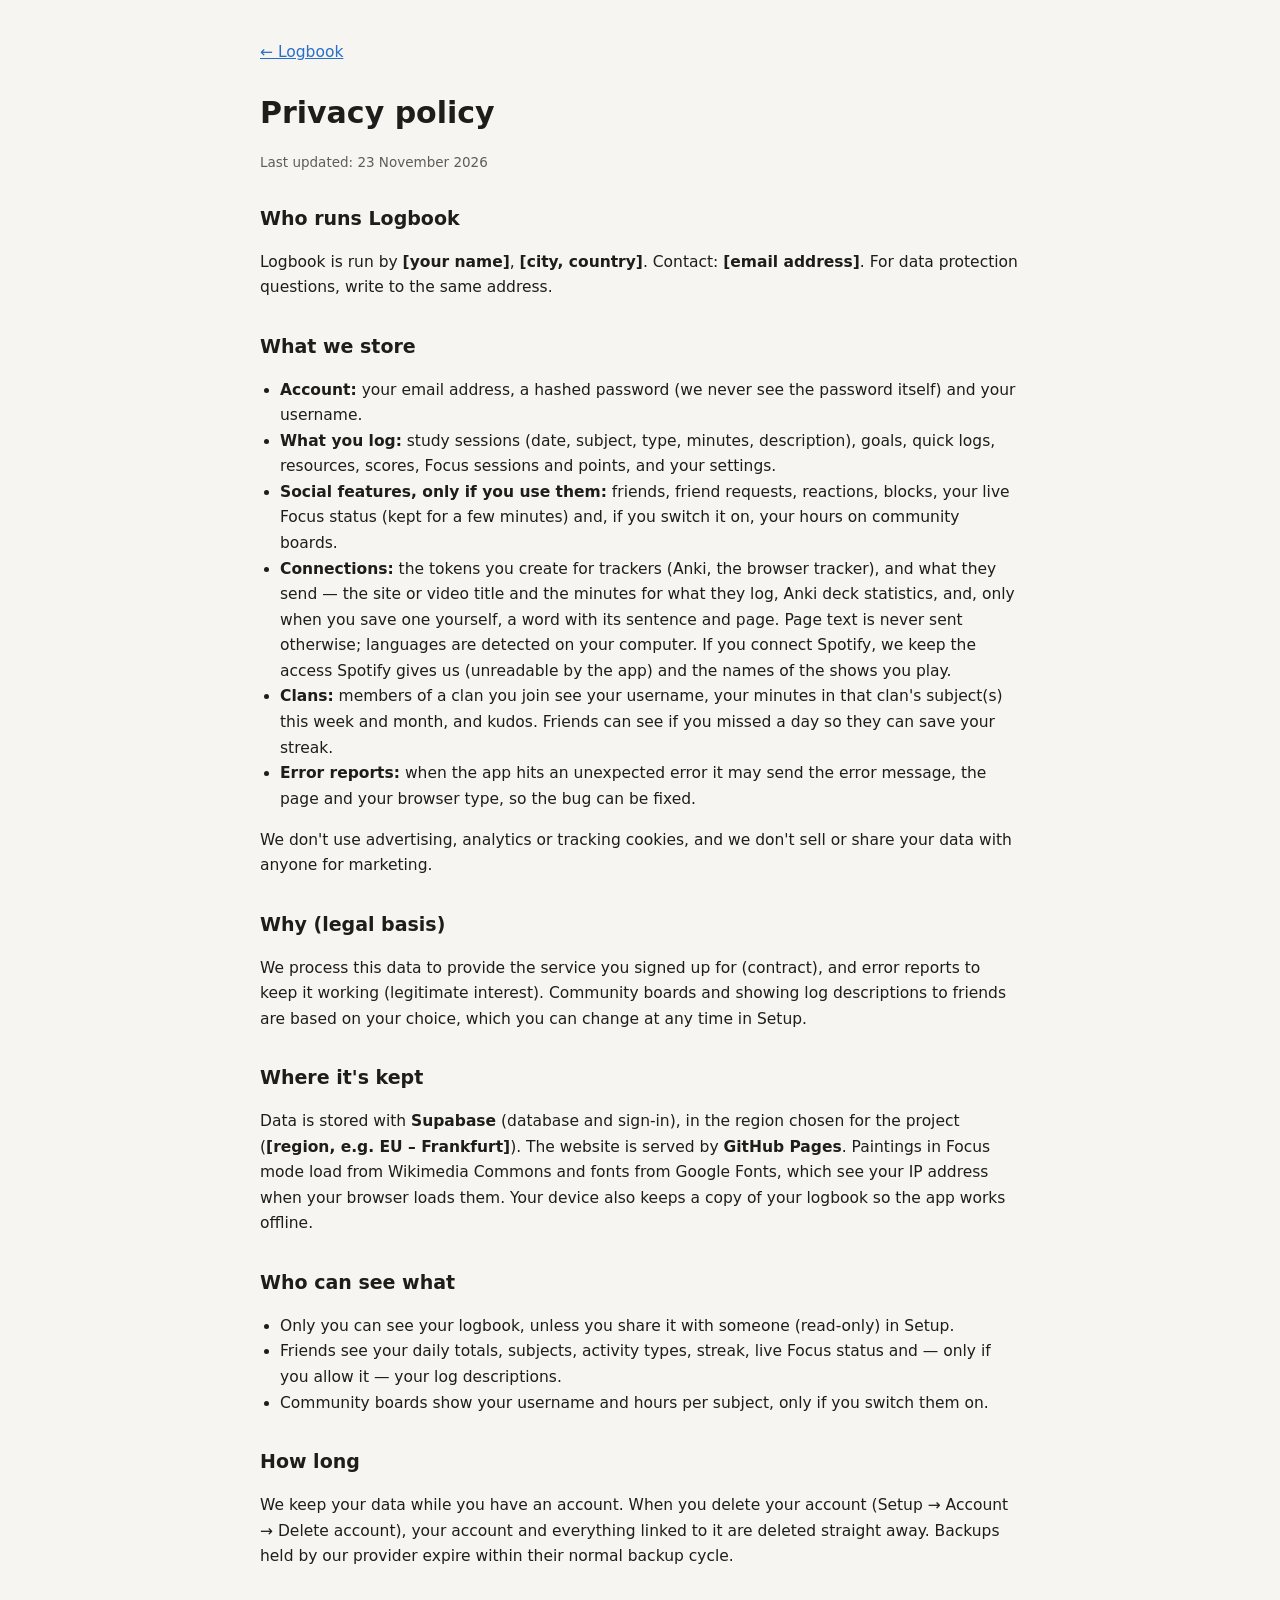
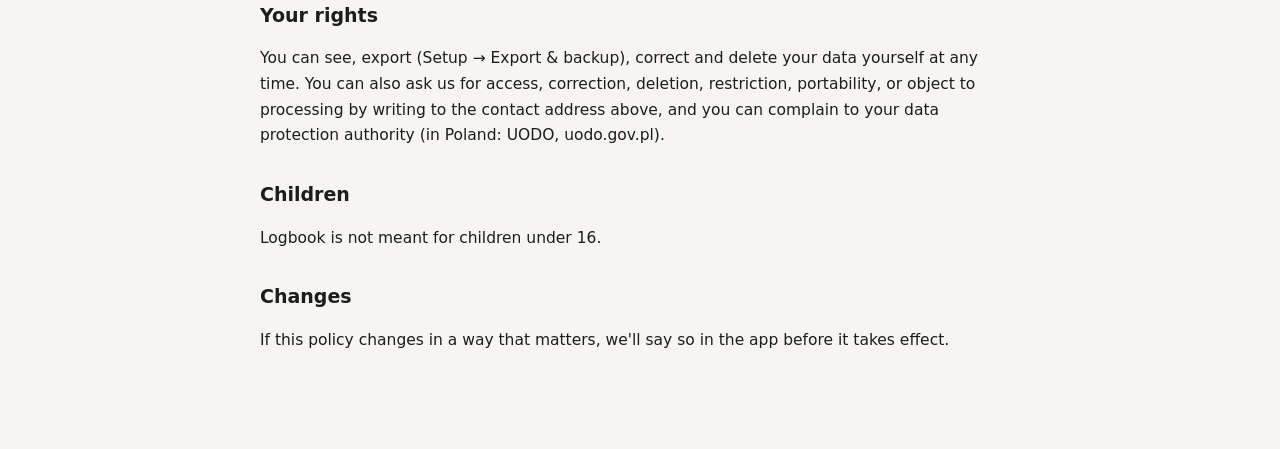
<file: privacy.html>
<!DOCTYPE html>
<!-- DRAFT — review before launch: fill in the operator name, address and contact email (also CONFIG.contactEmail),
     and have it checked by someone who knows EU data-protection law. -->
<html lang="en"><head><meta charset="utf-8"><meta name="viewport" content="width=device-width, initial-scale=1">
<title>Privacy — Logbook</title><link rel="stylesheet" href="legal.css"></head>
<body><main><a class="back" href="./">← Logbook</a>
<h1>Privacy policy</h1><p class="muted">Last updated: 23 November 2026</p>

<h2>Who runs Logbook</h2>
<p>Logbook is run by <b>[your name]</b>, <b>[city, country]</b>. Contact: <b>[email address]</b>. For data protection questions, write to the same address.</p>

<h2>What we store</h2>
<ul>
<li><b>Account:</b> your email address, a hashed password (we never see the password itself) and your username.</li>
<li><b>What you log:</b> study sessions (date, subject, type, minutes, description), goals, quick logs, resources, scores, Focus sessions and points, and your settings.</li>
<li><b>Social features, only if you use them:</b> friends, friend requests, reactions, blocks, your live Focus status (kept for a few minutes) and, if you switch it on, your hours on community boards.</li>
<li><b>Connections:</b> the tokens you create for trackers (Anki, the browser tracker), and what they send — the site or video title and the minutes for what they log, Anki deck statistics, and, only when you save one yourself, a word with its sentence and page. Page text is never sent otherwise; languages are detected on your computer. If you connect Spotify, we keep the access Spotify gives us (unreadable by the app) and the names of the shows you play.</li>
<li><b>Clans:</b> members of a clan you join see your username, your minutes in that clan's subject(s) this week and month, and kudos. Friends can see if you missed a day so they can save your streak.</li>
<li><b>Error reports:</b> when the app hits an unexpected error it may send the error message, the page and your browser type, so the bug can be fixed.</li>
</ul>
<p>We don't use advertising, analytics or tracking cookies, and we don't sell or share your data with anyone for marketing.</p>

<h2>Why (legal basis)</h2>
<p>We process this data to provide the service you signed up for (contract), and error reports to keep it working (legitimate interest). Community boards and showing log descriptions to friends are based on your choice, which you can change at any time in Setup.</p>

<h2>Where it's kept</h2>
<p>Data is stored with <b>Supabase</b> (database and sign-in), in the region chosen for the project (<b>[region, e.g. EU – Frankfurt]</b>). The website is served by <b>GitHub Pages</b>. Paintings in Focus mode load from Wikimedia Commons and fonts from Google Fonts, which see your IP address when your browser loads them. Your device also keeps a copy of your logbook so the app works offline.</p>

<h2>Who can see what</h2>
<ul><li>Only you can see your logbook, unless you share it with someone (read-only) in Setup.</li>
<li>Friends see your daily totals, subjects, activity types, streak, live Focus status and — only if you allow it — your log descriptions.</li>
<li>Community boards show your username and hours per subject, only if you switch them on.</li></ul>

<h2>How long</h2>
<p>We keep your data while you have an account. When you delete your account (Setup → Account → Delete account), your account and everything linked to it are deleted straight away. Backups held by our provider expire within their normal backup cycle.</p>

<h2>Your rights</h2>
<p>You can see, export (Setup → Export &amp; backup), correct and delete your data yourself at any time. You can also ask us for access, correction, deletion, restriction, portability, or object to processing by writing to the contact address above, and you can complain to your data protection authority (in Poland: UODO, uodo.gov.pl).</p>

<h2>Children</h2>
<p>Logbook is not meant for children under 16.</p>

<h2>Changes</h2>
<p>If this policy changes in a way that matters, we'll say so in the app before it takes effect.</p>
</main></body></html>
</file>
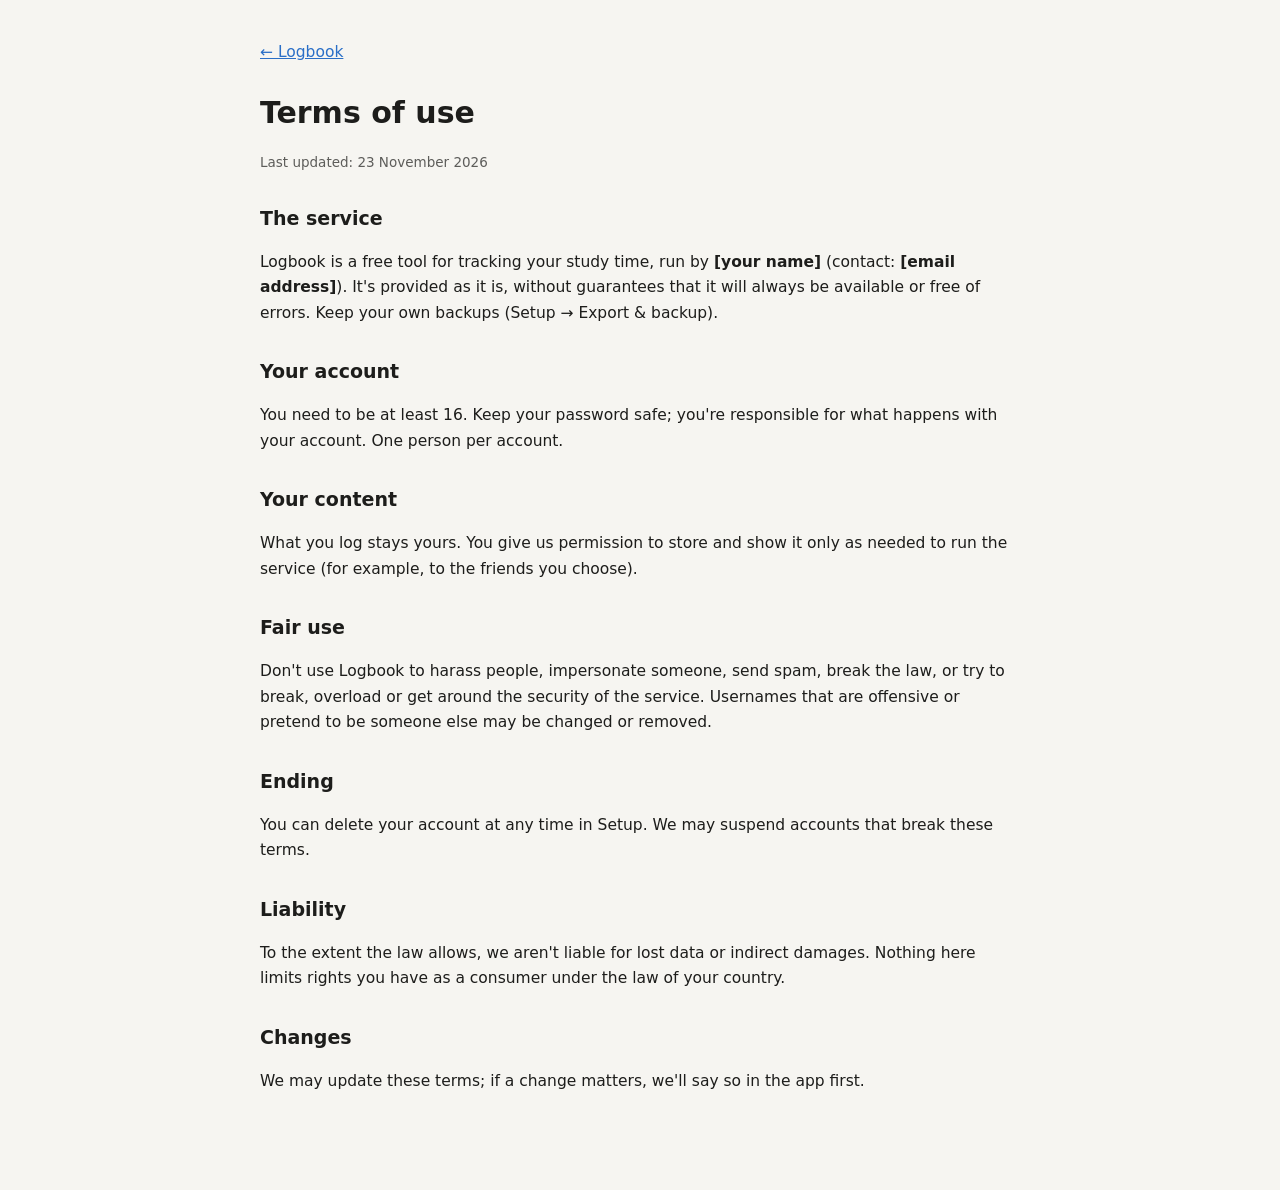
<file: terms.html>
<!DOCTYPE html>
<!-- DRAFT — review before launch: fill in the operator name and contact, and have it checked. -->
<html lang="en"><head><meta charset="utf-8"><meta name="viewport" content="width=device-width, initial-scale=1">
<title>Terms — Logbook</title><link rel="stylesheet" href="legal.css"></head>
<body><main><a class="back" href="./">← Logbook</a>
<h1>Terms of use</h1><p class="muted">Last updated: 23 November 2026</p>
<h2>The service</h2><p>Logbook is a free tool for tracking your study time, run by <b>[your name]</b> (contact: <b>[email address]</b>). It's provided as it is, without guarantees that it will always be available or free of errors. Keep your own backups (Setup → Export &amp; backup).</p>
<h2>Your account</h2><p>You need to be at least 16. Keep your password safe; you're responsible for what happens with your account. One person per account.</p>
<h2>Your content</h2><p>What you log stays yours. You give us permission to store and show it only as needed to run the service (for example, to the friends you choose).</p>
<h2>Fair use</h2><p>Don't use Logbook to harass people, impersonate someone, send spam, break the law, or try to break, overload or get around the security of the service. Usernames that are offensive or pretend to be someone else may be changed or removed.</p>
<h2>Ending</h2><p>You can delete your account at any time in Setup. We may suspend accounts that break these terms.</p>
<h2>Liability</h2><p>To the extent the law allows, we aren't liable for lost data or indirect damages. Nothing here limits rights you have as a consumer under the law of your country.</p>
<h2>Changes</h2><p>We may update these terms; if a change matters, we'll say so in the app first.</p>
</main></body></html>
</file>
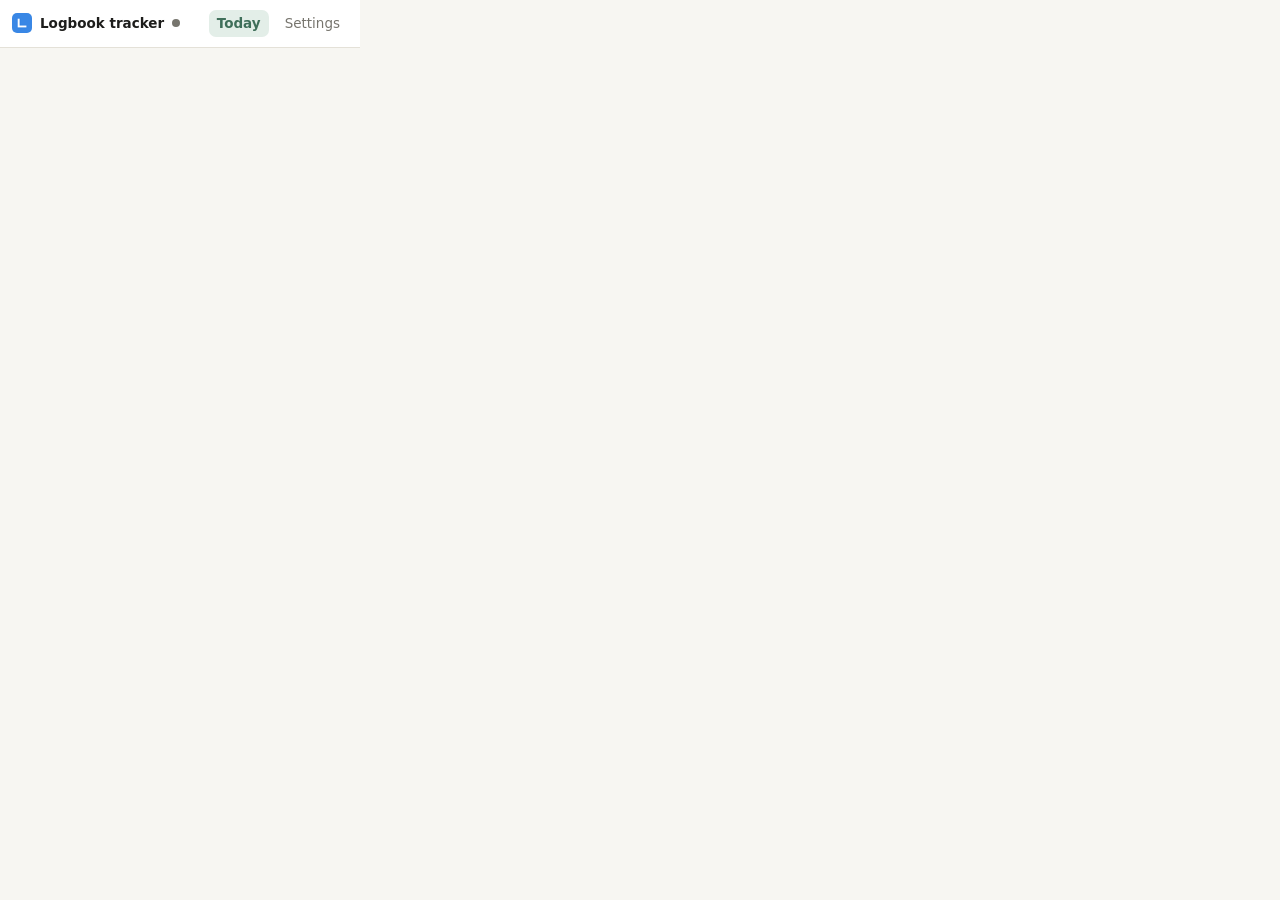
<file: extension/tracker/popup.html>
<!doctype html><html><head><meta charset="utf-8"><link rel="stylesheet" href="popup.css"></head>
<body>
<header><img src="icon32.png" alt=""><b>Logbook tracker</b><span id="dot" class="dot"></span><span class="sp"></span><button id="tabToday" class="tab on">Today</button><button id="tabSet" class="tab">Settings</button></header>
<main id="view"></main>
<script src="popup.js"></script>
</body></html>
</file>
<file: legal.css>
body{margin:0;font:15.5px/1.65 Inter,system-ui,-apple-system,Segoe UI,sans-serif;background:#f6f5f1;color:#1d1d1b}
@media (prefers-color-scheme:dark){body{background:#151514;color:#ecebe7}a{color:#7fb0ef}}
main{max-width:760px;margin:0 auto;padding:40px 22px 80px}h1{font-size:30px;margin:0 0 4px}h2{font-size:19px;margin:30px 0 6px}
.muted{opacity:.7;font-size:13.5px}a{color:#2a6fc7}ul{padding-left:20px}.back{display:inline-block;margin-bottom:22px}
</file>
<file: extension/tracker/popup.css>
:root{--bg:#f7f6f2;--card:#fff;--ink:#1d1d1b;--mut:#77756e;--line:#e4e1d8;--acc:#3f6f5a;--accs:#e3eee8;--bad:#b4473d;--warn:#a87414}
@media (prefers-color-scheme:dark){:root{--bg:#17181a;--card:#202225;--ink:#ecebe7;--mut:#9a988f;--line:#33353a;--acc:#7fb79c;--accs:#25352d;--bad:#e07a6e;--warn:#d8a54a}}
*{box-sizing:border-box}body{margin:0;width:360px;font:13.5px/1.4 system-ui,-apple-system,Segoe UI,sans-serif;background:var(--bg);color:var(--ink)}
header{display:flex;align-items:center;gap:8px;padding:10px 12px;border-bottom:1px solid var(--line);background:var(--card)}header img{width:20px;height:20px;border-radius:5px}
.sp{flex:1}.dot{width:8px;height:8px;border-radius:50%;background:var(--mut)}.dot.ok{background:var(--acc)}.dot.bad{background:var(--bad)}
.tab{border:0;background:none;color:var(--mut);font:inherit;padding:4px 8px;border-radius:7px;cursor:pointer}.tab.on{background:var(--accs);color:var(--acc);font-weight:600}
main{padding:10px 12px 14px;max-height:520px;overflow:auto}
.card{background:var(--card);border:1px solid var(--line);border-radius:11px;padding:10px 12px;margin-bottom:10px}
h3{font-size:11px;letter-spacing:.06em;text-transform:uppercase;color:var(--mut);margin:4px 0 6px}
.t{font-weight:600;overflow:hidden;text-overflow:ellipsis;display:-webkit-box;-webkit-line-clamp:2;-webkit-box-orient:vertical}
.m{color:var(--mut);font-size:12.5px}.ok{color:var(--acc)}.bad{color:var(--bad)}.warn{color:var(--warn)}
.row{display:flex;gap:8px;align-items:center;margin-top:8px}.row label{color:var(--mut);font-size:12px;min-width:78px}
select,input[type=text],input[type=number],input[type=password]{font:inherit;color:inherit;background:var(--bg);border:1px solid var(--line);border-radius:8px;padding:6px 8px;flex:1;min-width:0}
button.b{font:inherit;border:0;border-radius:8px;padding:7px 12px;background:var(--acc);color:#fff;font-weight:600;cursor:pointer}button.s{background:var(--accs);color:var(--acc)}
.it{display:grid;grid-template-columns:1fr auto;gap:2px 10px;padding:7px 0;border-top:1px solid var(--line)}.it:first-child{border-top:0}
.it .n{font-variant-numeric:tabular-nums;font-weight:600;text-align:right}.it .st{grid-column:1/3;font-size:12px}
.chips{display:flex;flex-wrap:wrap;gap:6px;margin-top:6px}.chip{border:1px solid var(--line);background:var(--bg);border-radius:999px;padding:3px 10px;cursor:pointer;font:inherit;font-size:12.5px;color:inherit}.chip.on{background:var(--accs);border-color:var(--acc);color:var(--acc);font-weight:600}
.sw{display:flex;gap:8px;align-items:flex-start;margin-top:8px;cursor:pointer}.sw input{margin-top:3px}
.big{font-size:22px;font-weight:700;font-variant-numeric:tabular-nums}
p{margin:6px 0}a{color:var(--acc)}
textarea{font:12.5px/1.5 ui-monospace,monospace;color:inherit;background:var(--bg);border:1px solid var(--line);border-radius:8px;padding:6px 8px;width:100%;resize:vertical}
.sw span{flex:1}
</file>
